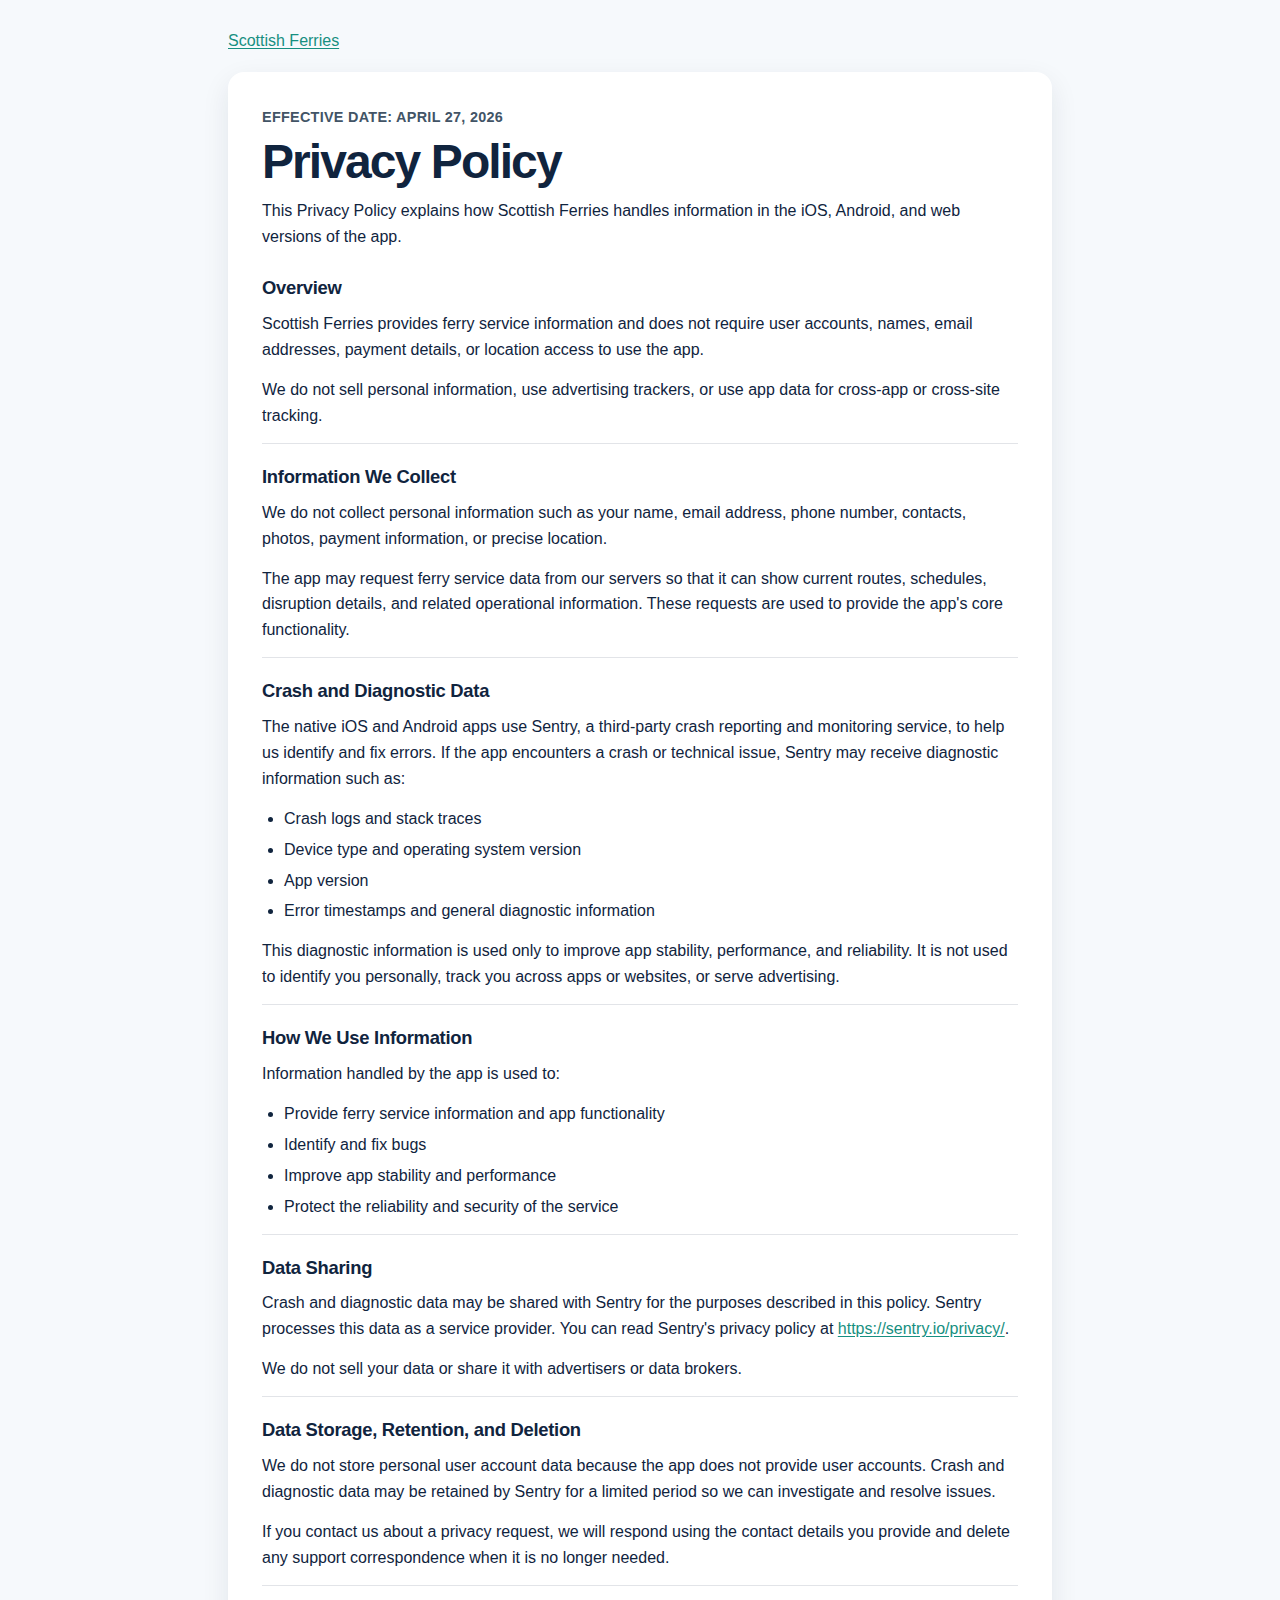
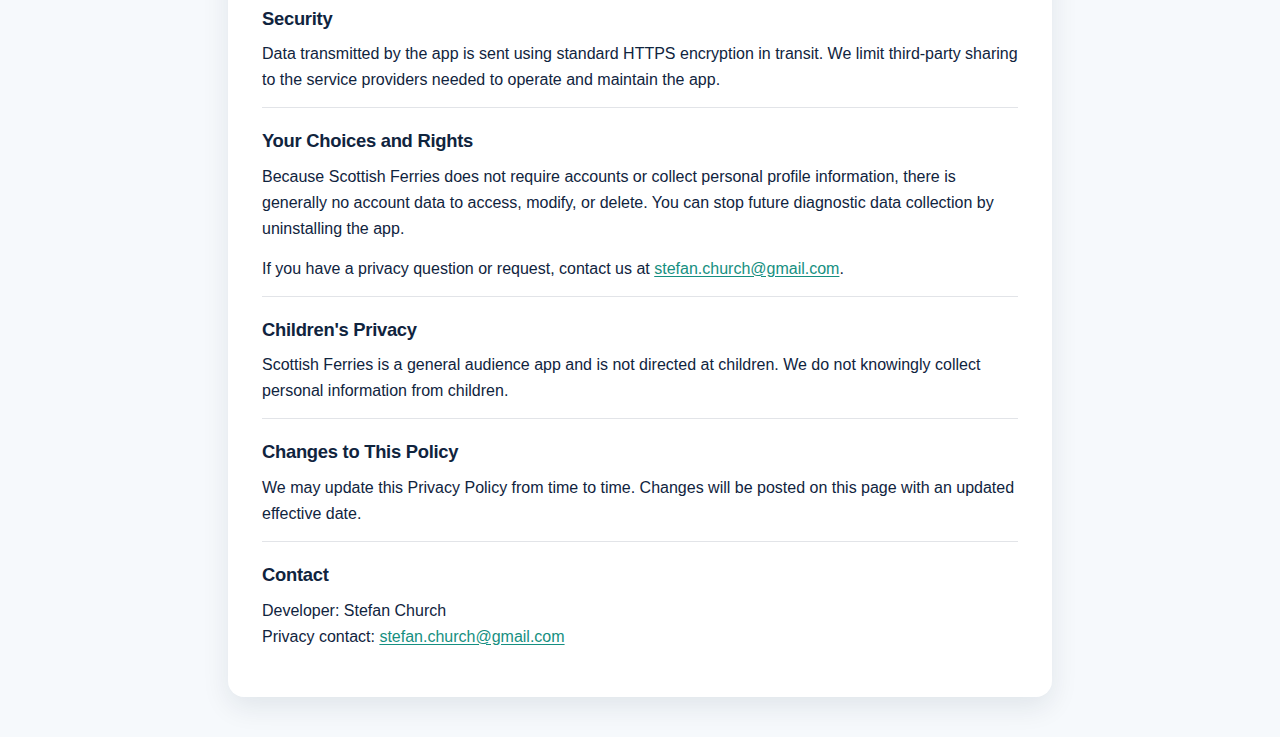
<file: public/privacy-policy.html>
<!doctype html>
<html lang="en">
  <head>
    <meta charset="UTF-8" />
    <meta name="viewport" content="width=device-width, initial-scale=1.0" />
    <title>Privacy Policy | Scottish Ferries</title>
    <meta
      name="description"
      content="Privacy Policy for Scottish Ferries, including iOS, Android, and web versions of the app."
    />
    <style>
      :root {
        color-scheme: light dark;
        --bg: #f6f9fc;
        --card: #ffffff;
        --text: #10243e;
        --muted: #425466;
        --link: #168f81;
        --divider: rgba(16, 36, 62, 0.12);
        --shadow: 0 10px 28px rgba(15, 34, 58, 0.09);
      }

      @media (prefers-color-scheme: dark) {
        :root {
          --bg: #081423;
          --card: #182634;
          --text: #eff6ff;
          --muted: #9bb1c8;
          --link: #59d9c7;
          --divider: rgba(155, 177, 200, 0.3);
          --shadow: 0 10px 28px rgba(0, 0, 0, 0.35);
        }
      }

      * {
        box-sizing: border-box;
      }

      body {
        margin: 0;
        background: var(--bg);
        color: var(--text);
        font-family: Avenir Next, Segoe UI, sans-serif;
        line-height: 1.62;
      }

      main {
        max-width: 860px;
        margin: 0 auto;
        padding: 28px 18px 40px;
      }

      article {
        background: var(--card);
        border-radius: 16px;
        padding: clamp(18px, 4vw, 34px);
        box-shadow: var(--shadow);
      }

      header {
        margin-bottom: 24px;
      }

      h1 {
        margin: 0 0 10px;
        font-size: clamp(2rem, 5vw, 3rem);
        letter-spacing: -0.04em;
        line-height: 1.05;
      }

      h2 {
        margin: 0 0 8px;
        font-size: 1.15rem;
        letter-spacing: -0.015em;
      }

      p {
        margin: 0 0 14px;
      }

      ul {
        margin: 0 0 14px;
        padding-left: 22px;
      }

      li + li {
        margin-top: 5px;
      }

      section {
        padding-top: 18px;
        border-top: 1px solid var(--divider);
      }

      section:first-of-type {
        border-top: 0;
        padding-top: 0;
      }

      a {
        color: var(--link);
        text-underline-offset: 2px;
      }

      .kicker {
        margin: 0 0 8px;
        color: var(--muted);
        font-size: 0.9rem;
        font-weight: 700;
        letter-spacing: 0.02em;
        text-transform: uppercase;
      }

      .home-link {
        display: inline-block;
        margin-bottom: 18px;
      }
    </style>
  </head>
  <body>
    <main>
      <a class="home-link" href="./">Scottish Ferries</a>
      <article>
        <header>
          <p class="kicker">Effective date: April 27, 2026</p>
          <h1>Privacy Policy</h1>
          <p>
            This Privacy Policy explains how Scottish Ferries handles information in the iOS, Android, and web versions
            of the app.
          </p>
        </header>

        <section>
          <h2>Overview</h2>
          <p>
            Scottish Ferries provides ferry service information and does not require user accounts, names, email
            addresses, payment details, or location access to use the app.
          </p>
          <p>
            We do not sell personal information, use advertising trackers, or use app data for cross-app or cross-site
            tracking.
          </p>
        </section>

        <section>
          <h2>Information We Collect</h2>
          <p>
            We do not collect personal information such as your name, email address, phone number, contacts, photos,
            payment information, or precise location.
          </p>
          <p>
            The app may request ferry service data from our servers so that it can show current routes, schedules,
            disruption details, and related operational information. These requests are used to provide the app's core
            functionality.
          </p>
        </section>

        <section>
          <h2>Crash and Diagnostic Data</h2>
          <p>
            The native iOS and Android apps use Sentry, a third-party crash reporting and monitoring service, to help us
            identify and fix errors. If the app encounters a crash or technical issue, Sentry may receive diagnostic
            information such as:
          </p>
          <ul>
            <li>Crash logs and stack traces</li>
            <li>Device type and operating system version</li>
            <li>App version</li>
            <li>Error timestamps and general diagnostic information</li>
          </ul>
          <p>
            This diagnostic information is used only to improve app stability, performance, and reliability. It is not
            used to identify you personally, track you across apps or websites, or serve advertising.
          </p>
        </section>

        <section>
          <h2>How We Use Information</h2>
          <p>Information handled by the app is used to:</p>
          <ul>
            <li>Provide ferry service information and app functionality</li>
            <li>Identify and fix bugs</li>
            <li>Improve app stability and performance</li>
            <li>Protect the reliability and security of the service</li>
          </ul>
        </section>

        <section>
          <h2>Data Sharing</h2>
          <p>
            Crash and diagnostic data may be shared with Sentry for the purposes described in this policy. Sentry
            processes this data as a service provider. You can read Sentry's privacy policy at
            <a href="https://sentry.io/privacy/">https://sentry.io/privacy/</a>.
          </p>
          <p>We do not sell your data or share it with advertisers or data brokers.</p>
        </section>

        <section>
          <h2>Data Storage, Retention, and Deletion</h2>
          <p>
            We do not store personal user account data because the app does not provide user accounts. Crash and
            diagnostic data may be retained by Sentry for a limited period so we can investigate and resolve issues.
          </p>
          <p>
            If you contact us about a privacy request, we will respond using the contact details you provide and delete
            any support correspondence when it is no longer needed.
          </p>
        </section>

        <section>
          <h2>Security</h2>
          <p>
            Data transmitted by the app is sent using standard HTTPS encryption in transit. We limit third-party sharing
            to the service providers needed to operate and maintain the app.
          </p>
        </section>

        <section>
          <h2>Your Choices and Rights</h2>
          <p>
            Because Scottish Ferries does not require accounts or collect personal profile information, there is
            generally no account data to access, modify, or delete. You can stop future diagnostic data collection by
            uninstalling the app.
          </p>
          <p>
            If you have a privacy question or request, contact us at
            <a href="mailto:stefan.church@gmail.com">stefan.church@gmail.com</a>.
          </p>
        </section>

        <section>
          <h2>Children's Privacy</h2>
          <p>
            Scottish Ferries is a general audience app and is not directed at children. We do not knowingly collect
            personal information from children.
          </p>
        </section>

        <section>
          <h2>Changes to This Policy</h2>
          <p>
            We may update this Privacy Policy from time to time. Changes will be posted on this page with an updated
            effective date.
          </p>
        </section>

        <section>
          <h2>Contact</h2>
          <p>
            Developer: Stefan Church<br />
            Privacy contact: <a href="mailto:stefan.church@gmail.com">stefan.church@gmail.com</a>
          </p>
        </section>
      </article>
    </main>
  </body>
</html>
</file>
